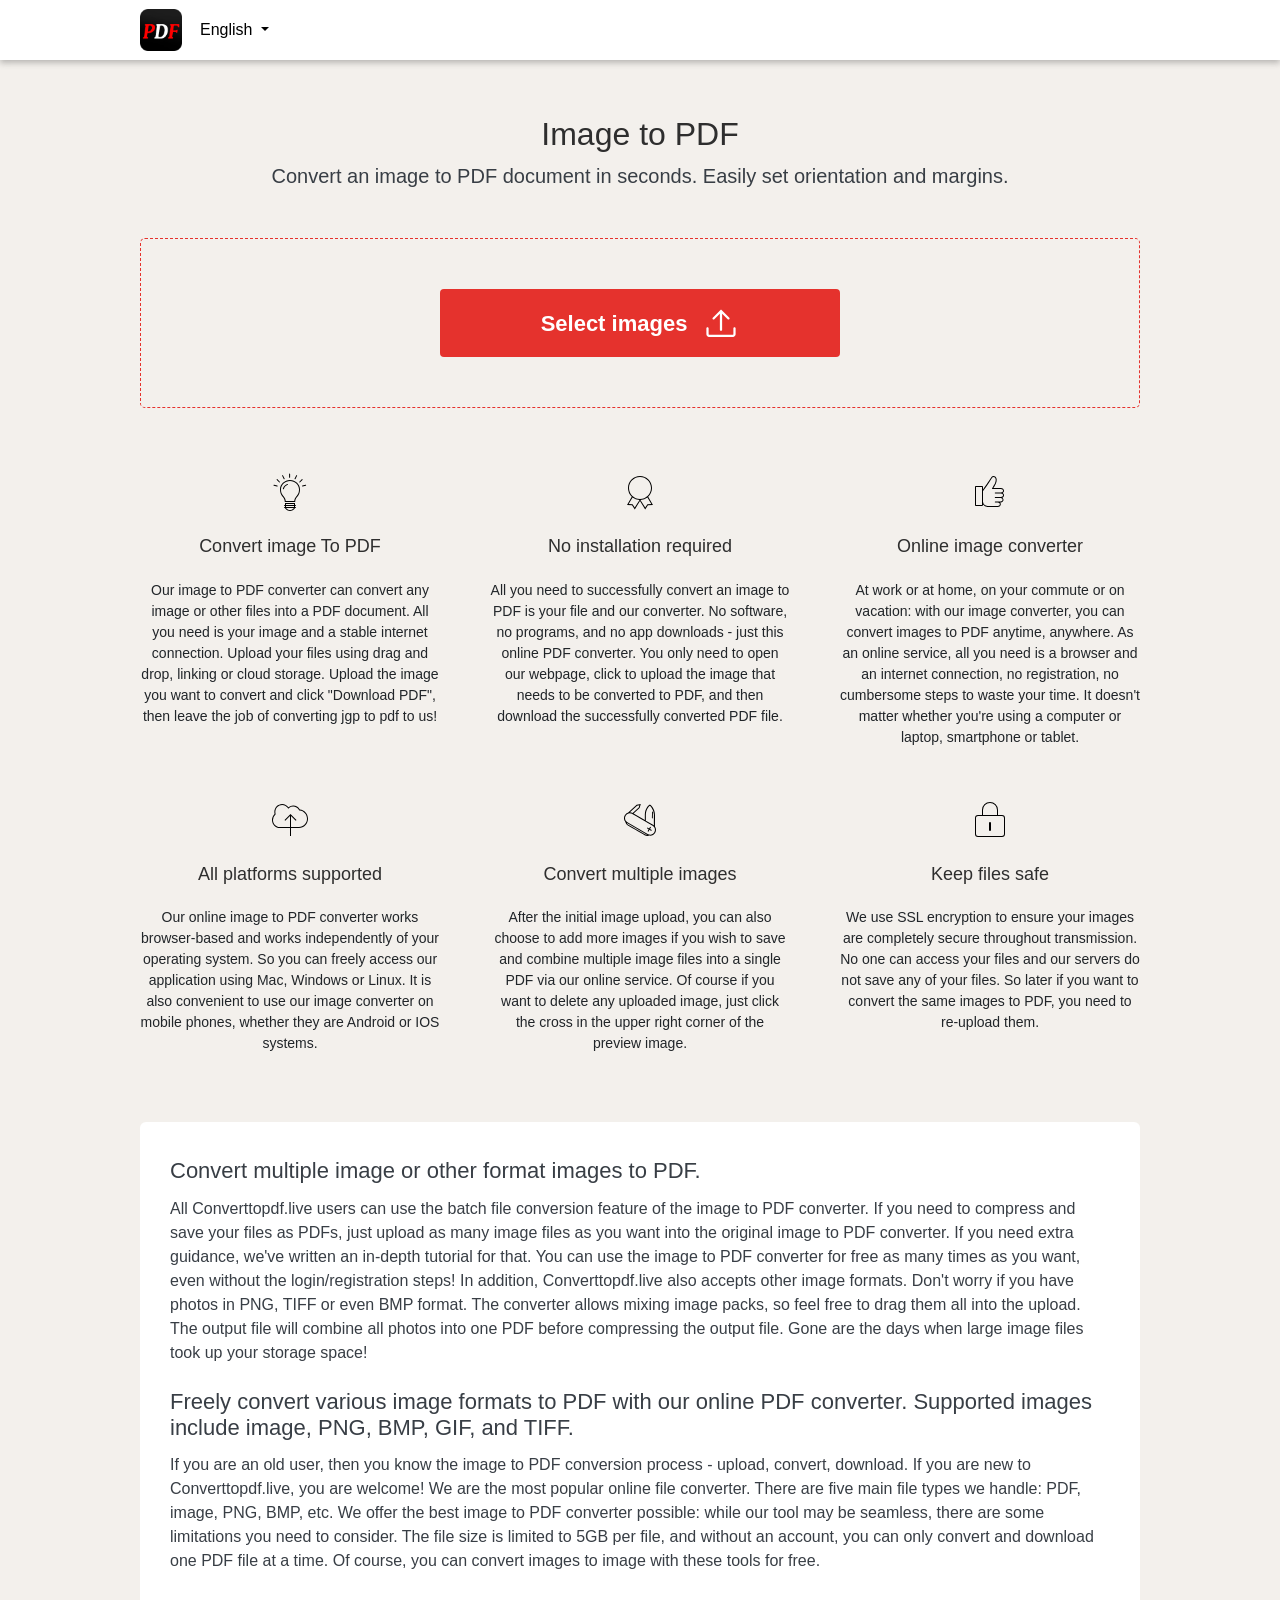
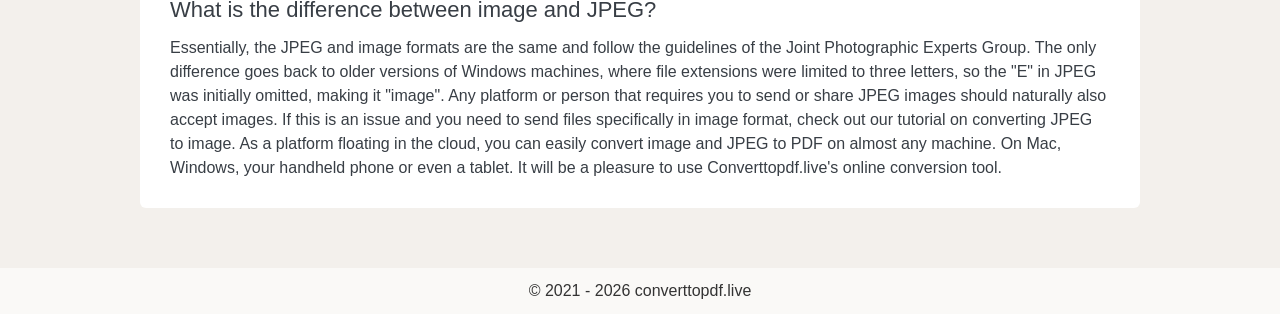
<file: index.html>
<!DOCTYPE html>
<html lang="en">
  <head>
<meta charset="utf-8"/>
<title>Image to PDF – Convert images to PDFs online for free</title>
<meta name="description" content="This is a free online image to PDF converter. You can combine multiple images into one PDF document, just try it!"/>
<meta name="viewport" content="width=device-width,initial-scale=1,minimum-scale=1,maximum-scale=1,user-scalable=no,viewport-fit=cover"/>
<meta name="ahrefs-site-verification" content="c4bbc5b5e23adcefb7e2351c4c4fc63cf73cf495fca19378f36aaf2b5a5d8e1d">
<meta http-equiv="X-UA-Compatible" content="IE=edge"/>
<meta name="robots" content="index, follow">
<meta itemprop="name" content="Converttopdf.live"/>
<meta itemprop="description" content="This is a free online image to PDF converter. You can combine multiple images into one PDF document, just try it!"/>
<meta itemprop="image" content="assets/images/logo.png"/>
<meta property="og:type" content="website"/>
<meta property="og:title" content="Image to PDF – Convert images to PDFs online for free"/>
<meta property="og:description" content="This is a free online image to PDF converter. You can combine multiple images into one PDF document, just try it!"/>
<meta property="og:image" content="assets/images/logo.png"/>
<meta name="google-adsense-account" content="ca-pub-6690427084932601">
<link rel="icon" type="image/x-icon" href="assets/images/favicon.ico"/>
<link rel="stylesheet" href="assets/css/bootstrap.min.css"/>
<link rel="stylesheet" href="assets/css/style.css?v=202208092248"/>    <script type="application/ld+json">
      {
        "@context": "https://schema.org",
        "@type": "Organization",
        "name": "Convert to pdf",
        "url": "https://www.converttopdf.live/",
        "logo": "https://www.converttopdf.live/assets/images/logo.png"
      }
    </script>
  </head>

  <body>
    <div class="pdfconv-container">
      <div class="pdfconv-header">
  <div class="pdfconv-header-content">
    <div class="pdfconv-header-left">
      <a class="pdfconv-header-logo" href="/">
        <img src="assets/images/logo.png"/>
      </a>
      <div class="dropdown">
        <button class="btn btn-primary dropdown-toggle pdfconv-header-btn" type="button" id="pdfconv-dropdown-menu" data-bs-toggle="dropdown" aria-expanded="false">
          English
        </button>
        <!-- <ul class="dropdown-menu pdfconv-header-menu" aria-labelledby="pdfconv-dropdown-menu">
                     <li>
            <a class="dropdown-item" href="/af/">Afrikaans</a>
          </li>
                      <li>
            <a class="dropdown-item" href="/ar/">عربي</a>
          </li>
                      <li>
            <a class="dropdown-item" href="/bg/">български</a>
          </li>
                      <li>
            <a class="dropdown-item" href="/bn/">বাংলা</a>
          </li>
                      <li>
            <a class="dropdown-item" href="/cs/">čeština</a>
          </li>
                      <li>
            <a class="dropdown-item" href="/da/">dansk</a>
          </li>
                      <li>
            <a class="dropdown-item" href="/de/">Deutsch</a>
          </li>
                      <li>
            <a class="dropdown-item" href="/el/">Ελληνικά</a>
          </li>
                      <li><a class="dropdown-item" href="/">English</a></li>
                      <li>
            <a class="dropdown-item" href="/es/">español</a>
          </li>
                      <li>
            <a class="dropdown-item" href="/et/">eesti keel</a>
          </li>
                      <li>
            <a class="dropdown-item" href="/fa/">فارسی</a>
          </li>
                      <li>
            <a class="dropdown-item" href="/fi/">Suomalainen</a>
          </li>
                      <li>
            <a class="dropdown-item" href="/fr/">français</a>
          </li>
                      <li>
            <a class="dropdown-item" href="/gu/">ગુજરાતી</a>
          </li>
                      <li>
            <a class="dropdown-item" href="/he/">עִברִית</a>
          </li>
                      <li>
            <a class="dropdown-item" href="/hi/">हिन्दी</a>
          </li>
                      <li>
            <a class="dropdown-item" href="/hr/">Hrvatski</a>
          </li>
                      <li>
            <a class="dropdown-item" href="/hu/">Magyar</a>
          </li>
                      <li>
            <a class="dropdown-item" href="/id/">bahasa Indonesia</a>
          </li>
                      <li>
            <a class="dropdown-item" href="/it/">italiano</a>
          </li>
                      <li>
            <a class="dropdown-item" href="/ja/">日本</a>
          </li>
                      <li>
            <a class="dropdown-item" href="/kn/">ಕನ್ನಡ</a>
          </li>
                      <li>
            <a class="dropdown-item" href="/ko/">한국어</a>
          </li>
                      <li>
            <a class="dropdown-item" href="/lt/">lietuvių</a>
          </li>
                      <li>
            <a class="dropdown-item" href="/lv/">latviski</a>
          </li>
                      <li>
            <a class="dropdown-item" href="/mk/">Српски</a>
          </li>
                      <li>
            <a class="dropdown-item" href="/ml/">മലയാളം</a>
          </li>
                      <li>
            <a class="dropdown-item" href="/mr/">मराठी</a>
          </li>
                      <li>
            <a class="dropdown-item" href="/ne/">नेपाली</a>
          </li>
                      <li>
            <a class="dropdown-item" href="/nl/">Nederlands</a>
          </li>
                      <li>
            <a class="dropdown-item" href="/no/">norsk</a>
          </li>
                      <li>
            <a class="dropdown-item" href="/pa/">ਪੰਜਾਬੀ</a>
          </li>
                      <li>
            <a class="dropdown-item" href="/pl/">Polski</a>
          </li>
                      <li>
            <a class="dropdown-item" href="/pt/">português</a>
          </li>
                      <li>
            <a class="dropdown-item" href="/ro/">Română</a>
          </li>
                      <li>
            <a class="dropdown-item" href="/ru/">русский</a>
          </li>
                      <li>
            <a class="dropdown-item" href="/sk/">slovenský</a>
          </li>
                      <li>
            <a class="dropdown-item" href="/sl/">Slovenščina</a>
          </li>
                      <li>
            <a class="dropdown-item" href="/so/">Soomaali</a>
          </li>
                      <li>
            <a class="dropdown-item" href="/sq/">shqiptare</a>
          </li>
                      <li>
            <a class="dropdown-item" href="/sv/">svenska</a>
          </li>
                      <li>
            <a class="dropdown-item" href="/sw/">kiswahili</a>
          </li>
                      <li>
            <a class="dropdown-item" href="/ta/">தமிழ்</a>
          </li>
                      <li>
            <a class="dropdown-item" href="/te/">తెలుగు</a>
          </li>
                      <li>
            <a class="dropdown-item" href="/th/">ไทย</a>
          </li>
                      <li>
            <a class="dropdown-item" href="/tl/">Filipino</a>
          </li>
                      <li>
            <a class="dropdown-item" href="/tr/">Türk</a>
          </li>
                      <li>
            <a class="dropdown-item" href="/uk/">український</a>
          </li>
                      <li>
            <a class="dropdown-item" href="/ur/">اردو</a>
          </li>
                      <li>
            <a class="dropdown-item" href="/vi/">Tiếng Việt</a>
          </li>
                      <li>
            <a class="dropdown-item" href="/zh-cn/">简体中文</a>
          </li>
                      <li>
            <a class="dropdown-item" href="/zh-tw/">繁体中文</a>
          </li>
                   </ul> -->
      </div>
    </div>
    <!-- <div class="sharethis-inline-share-buttons"></div> -->
  </div>
</div>      <div class="pdfconv-content">
        <h1>Image to PDF</h1>
        <h2>Convert an image to PDF document in seconds. Easily set orientation and margins.</h2>
        <div class="pdfconv-imgs">
          <div class="pdfconv-upbtn">
            <span>Select images</span><img src="assets/images/icon-upload.svg"/>
          </div>
          <div id="img-list" class="pdfconv-img-list"></div>
        </div>
        <div class="pdfconv-block-list">
          <div class="pdfconv-block-item">
            <img src="assets/images/icon-item-1.svg"/>
            <h2>Convert image To PDF</h2>
            <p>Our image to PDF converter can convert any image or other files into a PDF document. All you need is your image and a stable internet connection. Upload your files using drag and drop, linking or cloud storage. Upload the image you want to convert and click "Download PDF", then leave the job of converting jgp to pdf to us!</p>
          </div>
          <div class="pdfconv-block-item">
            <img src="assets/images/icon-item-2.svg"/>
            <h2>No installation required</h2>
            <p>All you need to successfully convert an image to PDF is your file and our converter. No software, no programs, and no app downloads - just this online PDF converter. You only need to open our webpage, click to upload the image that needs to be converted to PDF, and then download the successfully converted PDF file.</p>
          </div>
          <div class="pdfconv-block-item">
            <img src="assets/images/icon-item-3.svg"/>
            <h2>Online image converter</h2>
            <p>At work or at home, on your commute or on vacation: with our image converter, you can convert images to PDF anytime, anywhere. As an online service, all you need is a browser and an internet connection, no registration, no cumbersome steps to waste your time. It doesn't matter whether you're using a computer or laptop, smartphone or tablet.</p>
          </div>
          <div class="pdfconv-block-item">
            <img src="assets/images/icon-item-6.svg"/>
            <h2>All platforms supported</h2>
            <p>Our online image to PDF converter works browser-based and works independently of your operating system. So you can freely access our application using Mac, Windows or Linux. It is also convenient to use our image converter on mobile phones, whether they are Android or IOS systems.</p>
          </div>
          <div class="pdfconv-block-item">
            <img src="assets/images/icon-item-5.svg"/>
            <h2>Convert multiple images</h2>
            <p>After the initial image upload, you can also choose to add more images if you wish to save and combine multiple image files into a single PDF via our online service. Of course if you want to delete any uploaded image, just click the cross in the upper right corner of the preview image.</p>
          </div>
          <div class="pdfconv-block-item">
            <img src="assets/images/icon-item-4.svg"/>
            <h2>Keep files safe</h2>
            <p>We use SSL encryption to ensure your images are completely secure throughout transmission. No one can access your files and our servers do not save any of your files. So later if you want to convert the same images to PDF, you need to re-upload them.</p>
          </div>
        </div>
        <div class="pdfconv-article-content"><h2>Convert multiple image or other format images to PDF.</h2>
    <p>All Converttopdf.live users can use the batch file conversion feature of the image to PDF converter. If you need to compress and save your files as PDFs, just upload as many image files as you want into the original image to PDF converter. If you need extra guidance, we've written an in-depth tutorial for that. You can use the image to PDF converter for free as many times as you want, even without the login/registration steps! In addition, Converttopdf.live also accepts other image formats. Don't worry if you have photos in PNG, TIFF or even BMP format. The converter allows mixing image packs, so feel free to drag them all into the upload. The output file will combine all photos into one PDF before compressing the output file. Gone are the days when large image files took up your storage space!</p>
    <h2>Freely convert various image formats to PDF with our online PDF converter. Supported images include image, PNG, BMP, GIF, and TIFF.</h2>
    <p>If you are an old user, then you know the image to PDF conversion process - upload, convert, download. If you are new to Converttopdf.live, you are welcome! We are the most popular online file converter. There are five main file types we handle: PDF, image, PNG, BMP, etc. We offer the best image to PDF converter possible: while our tool may be seamless, there are some limitations you need to consider. The file size is limited to 5GB per file, and without an account, you can only convert and download one PDF file at a time. Of course, you can convert images to image with these tools for free.</p>
    <h2>What is the difference between image and JPEG?</h2>
    <p>Essentially, the JPEG and image formats are the same and follow the guidelines of the Joint Photographic Experts Group. The only difference goes back to older versions of Windows machines, where file extensions were limited to three letters, so the "E" in JPEG was initially omitted, making it "image". Any platform or person that requires you to send or share JPEG images should naturally also accept images. If this is an issue and you need to send files specifically in image format, check out our tutorial on converting JPEG to image. As a platform floating in the cloud, you can easily convert image and JPEG to PDF on almost any machine. On Mac, Windows, your handheld phone or even a tablet. It will be a pleasure to use Converttopdf.live's online conversion tool.</p></div>
        <!-- <div class="pdfconv-langs-container">
  <p class="pdfconv-langs-title">Other Tools</p>
  <ul class="pdfconv-langs-list">
    <li class="pdfconv-langs-item">
      <div class="pdfconv-langs-icon">
        <img src="assets/images/icon-link.svg" />
      </div>
      <a href="https://www.calc-tools.com/" target="_blank"></a>
    </li>
  </ul>
</div> -->
        <!-- <div class="pdfconv-langs-container">
          <p class="pdfconv-langs-title">Other Tools</p>
          <ul class="pdfconv-langs-list">
            <li class="pdfconv-langs-item">
              <div class="pdfconv-langs-icon">
                <img src="assets/images/icon-link.svg"/>
              </div>
              <a href="/png-to-pdf">PNG to PDF</a>
            </li>
          </ul>
        </div> -->
      </div>
      <div class="pdfconv-bottom" style="display: none">
        <div class="pdfconv-actions">
          <div class="pdfconv-bolt"></div>
          <div class="pdfconv-bort">
            <input type="file" onchange="loadFile(event)" name="" accept=".png, .image, .jpeg" id="input-files" style="display: none"/>
            <div class="pdfconv-upload">Add Image</div>
            <button class="pdfconv-down" onclick="pdfDown()">
              Download PDF
            </button>
          </div>
        </div>
      </div>
      <script src="assets/js/jspdf.min.js"></script>
      <div class="pdfconv-footer">
  <!-- <ul class="pdfconv-footer-links">
    <li class="pdfconv-footer-links__item">
      <a href="/about-us">about us</a>
    </li>
    <li class="pdfconv-footer-links__item">
      <a href="/contact-us">contact us</a>
    </li>
    <li class="pdfconv-footer-links__item">
      <a href="/privacy-policy">privacy policy</a>
    </li>
    <li class="pdfconv-footer-links__item">
      <a href="/terms-of-service">terms of service</a>
    </li>
    <li class="pdfconv-footer-links__item">
      <a href="/sitemap.xml">sitemap</a>
    </li>
  </ul> -->
  <p class="pdfconv-footer-copy">
    &copy; 2021 - 2026 <a href="/">converttopdf.live</a>
  </p>
</div>
<script src="assets/js/jquery.min.js"></script>
<script src="assets/js/bootstrap.bundle.min.js"></script>
<script src="assets/js/dayjs.min.js"></script>
<script src="assets/js/common.js?v=202208092248"></script>
</div>
  </body>
</html>
</file>
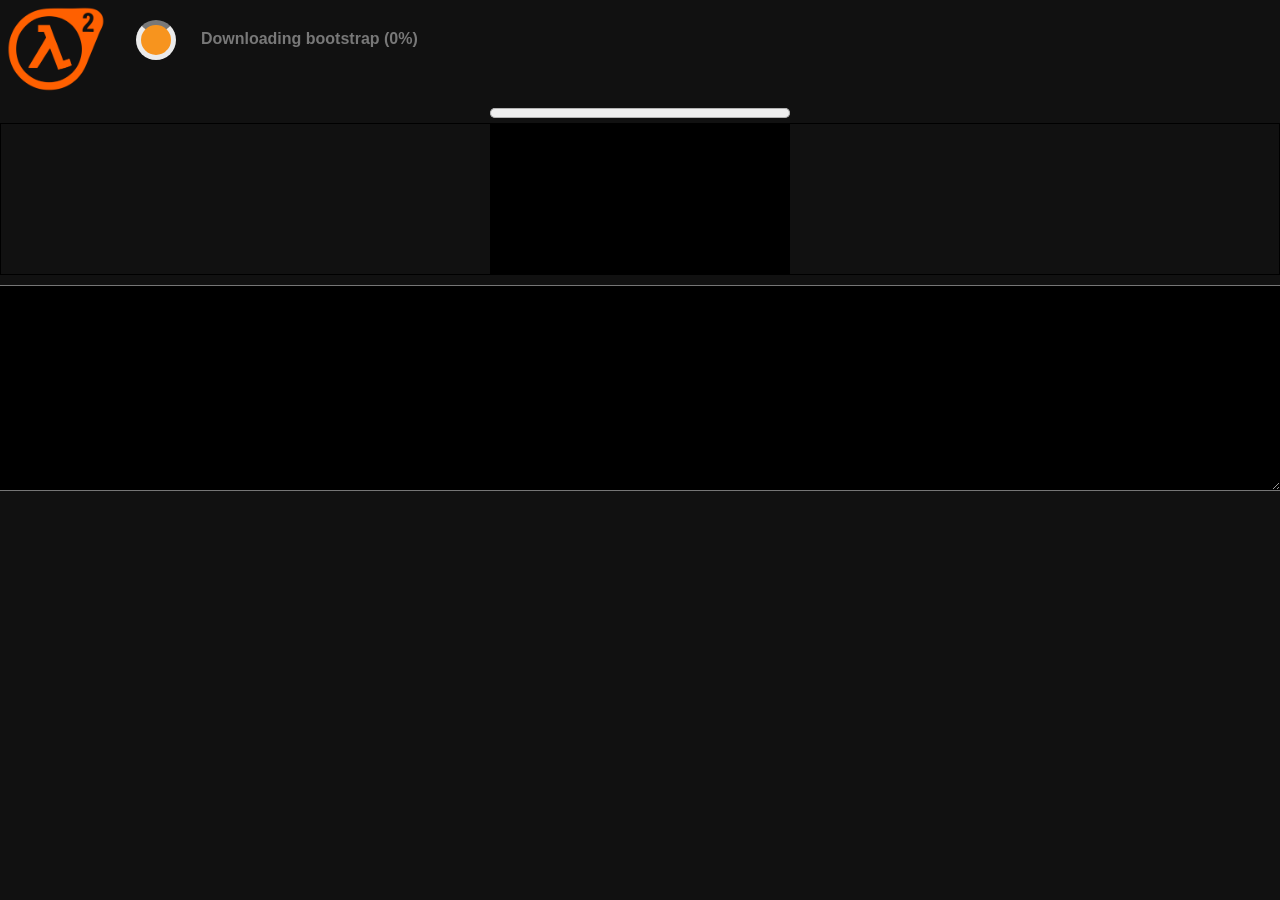
<file: hl2/index.html>
<!doctype html>
<html lang="en-us">
	<head>

		<meta charset="utf-8" />
		<meta http-equiv="Content-Type" content="text/html; charset=utf-8" />
		<title>Half-Life 2</title>

		<style>
			body {
				font-family: arial;
				margin: 0;
				padding: none;
				background: #111;
				color: #fff;
			}

			/* FIX: remove link underline / purple line */
			a {
				text-decoration: none;
				border: none;
				-webkit-tap-highlight-color: transparent;
			}

			a:visited {
				color: inherit;
			}

			a img {
				border: none;
				display: block;
			}

			.emscripten {
				padding-right: 0;
				margin-left: auto;
				margin-right: auto;
				display: block;
			}

			div.emscripten {
				text-align: center;
			}

			div.emscripten_border {
				border: 1px solid black;
			}

			canvas.emscripten {
				border: 0px none;
				background-color: black;
			}

			#emscripten_logo {
				display: inline-block;
				margin: 0;
				padding: 6px;
				width: 100px;
			}

			/* orange spinner restored */
			.spinner {
				height: 30px;
				width: 30px;
				margin: 0;
				margin-top: 20px;
				margin-left: 20px;
				display: inline-block;
				vertical-align: top;

				animation: rotation 0.8s linear infinite;

				border-left: 5px solid rgb(235, 235, 235);
				border-right: 5px solid rgb(235, 235, 235);
				border-bottom: 5px solid rgb(235, 235, 235);
				border-top: 5px solid rgb(120, 120, 120);

				border-radius: 100%;
				background-color: #F7941E;
			}

			@keyframes rotation {
				from { transform: rotate(0deg); }
				to { transform: rotate(360deg); }
			}

			#status {
				display: inline-block;
				vertical-align: top;
				margin-top: 30px;
				margin-left: 20px;
				font-weight: bold;
				color: rgb(120, 120, 120);
			}

			#progress {
				height: 20px;
				width: 300px;
			}

			#output {
				width: 100%;
				height: 200px;
				margin: 0 auto;
				margin-top: 10px;
				border-left: 0px;
				border-right: 0px;
				padding-left: 0px;
				padding-right: 0px;
				display: block;
				background-color: black;
				color: white;
				font-family: "Lucida Console", Monaco, monospace;
				outline: none;
			}
		</style>
	</head>

	<body>
		<a href="../" target="_top" id="logoLink">
			<img id="emscripten_logo" src="assets/hl2.png" />
		</a>

		<div class="spinner" id="spinner"></div>
		<div class="emscripten" id="status">Downloading...</div>

		<div class="emscripten">
			<progress value="0" max="100" id="progress" hidden="1"></progress>
		</div>

		<div class="emscripten_border">
			<canvas
				class="emscripten"
				id="canvas"
				oncontextmenu="event.preventDefault()"
				tabindex="-1"
			></canvas>
		</div>

		<textarea id="output" rows="8"></textarea>

		<script type="text/javascript">
			var statusElement = document.getElementById("status");
			var progressElement = document.getElementById("progress");
			var spinnerElement = document.getElementById("spinner");
			var canvasElement = document.getElementById("canvas");
			var outputElement = document.getElementById("output");

			if (outputElement) outputElement.value = "";

			canvasElement.addEventListener("webglcontextlost", (e) => {
				alert("WebGL context lost. You will need to reload the page.");
				e.preventDefault();
			}, false);

			canvasElement.widthNative = screen.availWidth;
			canvasElement.heightNative = screen.availHeight;

			var Module = {
				print(...args) {
					console.log(...args);
					if (outputElement) {
						var text = args.join(" ");
						outputElement.value += text + "\n";
						outputElement.scrollTop = outputElement.scrollHeight;
					}
				},

				canvas: canvasElement,

				setStatus(text) {
					Module.setStatus.last ??= { time: Date.now(), text: "" };
					if (text === Module.setStatus.last.text) return;

					var m = text.match(/([^(]+)\((\d+(\.\d+)?)\/(\d+)\)/);
					var now = Date.now();

					if (m && now - Module.setStatus.last.time < 30) return;

					Module.setStatus.last.time = now;
					Module.setStatus.last.text = text;

					if (m) {
						text = m[1];
						progressElement.value = parseInt(m[2]) * 100;
						progressElement.max = parseInt(m[4]) * 100;
						progressElement.hidden = false;
						spinnerElement.hidden = false;
					} else {
						progressElement.hidden = true;
						if (!text) spinnerElement.style.display = "none";
					}

					statusElement.innerHTML = text;
				},

				totalDependencies: 0,

				monitorRunDependencies(left) {
					this.totalDependencies = Math.max(this.totalDependencies, left);
					Module.setStatus(
						left
							? "Preparing... (" +
								(this.totalDependencies - left) +
								"/" +
								this.totalDependencies +
								")"
							: "All downloads complete."
					);
				}
			};

			Module.setStatus("Downloading...");

			window.onerror = (event) => {
				Module.setStatus("Exception thrown, see JavaScript console");
				spinnerElement.style.display = "none";
				Module.setStatus = (text) => {
					if (text) console.error("[post-exception status] " + text);
				};
			};
		</script>

		<script async type="text/javascript" src="hl2_launcher.js"></script>
	</body>
</html>
</file>
<file: assets/css/style.css>
html {
  font-size: 16px;
}

body,
p,
td,
div,
span,
input,
th,
li,
textarea {
  font-family: Roboto, sans-serif, arial, helvetica, sans-serif;
  /* font-size: 16px; */
  /* color: #000; */
}

body {
  background: #fff;
  margin: 0px;
  padding: 0px;
  border: 0;
  /* text-align: center; */
}

ul,
li {
  list-style: none;
  padding: 0;
  margin: 0;
}

p {
  margin: 5px 0 8px 0;
}

img {
  border: 0px;
}

h1 {
  color: #2e2e2e;
  font-size: 24px;
  font-weight: normal;
  /* padding: 0 28px; */
  margin: 12px 0;
  line-height: 28px;
}

h2 {
  font-size: 22px;
  color: #2e2e2e;
  padding: 0;
  margin-bottom: 2px;
  font-weight: normal;
}

h3 {
  font-size: 19px;
  font-weight: bold;
}

hr {
  border: 0;
  color: #aaa;
  background-color: #aaa;
  height: 1px;
}

a {
  color: #069;
  text-decoration: underline;
}

a:hover {
  text-decoration: none;
}

select {
  border: 1px solid #044284;
  border-radius: 2px;
  box-shadow: 1px 1px 2px #666;
  font-size: 16px;
  padding: 4px;
  color: #000;
  box-sizing: border-box;
}

option {
  font-size: 16px;
}

input {
  padding: 5px 8px;
  color: #000;
  box-sizing: border-box;
}

input::-webkit-outer-spin-button,
input::-webkit-inner-spin-button {
  -webkit-appearance: none;
}

input[type="number"] {
  -moz-appearance: textfield;
}

select:focus {
  border: 1px solid #993300;
  box-shadow: 1px 1px 2px #ba673d;
  font-size: 16px;
}

[type="button"],
[type="reset"],
[type="submit"],
button {
  -webkit-appearance: button;
}

button,
select {
  text-transform: none;
}
.nodisplay {
  display: none;
}

.flex-between {
  display: flex;
  justify-content: space-between;
  align-items: center;
}

.flex-left {
  display: flex;
  align-items: center;
}
.mid-text {
  text-align: center;
}
.one-line {
  white-space: nowrap;
  text-overflow: ellipsis;
  overflow: hidden;
  word-break: break-all;
}
.min-w50 {
  min-width: 50px;
}
.min-w80 {
  min-width: 82px;
}
.mbt80 {
  margin-bottom: 80px;
}
.btn-check:active + .btn-primary:focus,
.btn-check:checked + .btn-primary:focus,
.btn-primary.active:focus,
.btn-primary:active:focus,
.show > .btn-primary.dropdown-toggle:focus {
  box-shadow: none;
}
.dropdown-item:focus,
.dropdown-item:hover {
  color: #e5322d;
  background-color: #e9ecef;
}
/************************/
.pdfconv-content > h1 {
  margin: 16px 0;
  font-size: 32px;
  text-align: center;
}
.pdfconv-content {
  padding: 0;
  max-width: 1000px;
  margin: 60px auto 0;
}
.pdfconv-content > h2 {
  font-size: 20px;
  text-align: center;
  color: #383e45;
  font-weight: normal;
}
.pdfconv-article-content {
  padding: 12px 0px 20px;
  color: #666;
  margin: 60px auto 60px;
  max-width: 1000px;
  background: #fff;
  border-radius: 6px;
}

.pdfconv-article-over {
  max-height: 266px;
  overflow: hidden;
}

.pdfconv-article-content > h2 {
  color: #383e45;
  padding: 0 30px;
  margin-top: 24px;
}
.pdfconv-article-content > p {
  color: #383e45;
  padding: 0 30px;
  margin-top: 12px;
}

.pdfconv-article-title,
.pdfconv-article-text {
  max-width: 1000px;
  margin: 10px auto;
  text-align: left;
  font-size: 16px;
  line-height: 24px;
  padding: 0 28px;
}

.pdfconv-article-head {
  padding: 0 28px;
}

.pdfconv-article-title {
  margin: 8px auto 0;
  font-size: 18px;
  font-weight: bold;
}

.pdfconv-article-text {
  margin: 6px auto 10px;
  color: #333333;
}
.pdfconv-article-text > ul {
  /* padding-left: 20px; */
  margin-top: 6px;
  margin-bottom: 4px;
}
.pdfconv-article-text > ul > li {
  position: relative;
  padding-left: 12px;
}

.pdfconv-article-text > ul > li:before {
  content: "";
  width: 6px;
  height: 6px;
  position: absolute;
  background-color: #0d6efd;
  left: 0;
  top: 9px;
}

.pdfconv-article-content a {
  color: #00979d;
  text-decoration: none;
}

.pdfconv-article-content a:hover {
  text-decoration: underline;
}

.pdfconv-article-content.pdfconv-top {
  min-height: 500px;
  padding: 16px 20px;
}

/***********新的样式***********/
.pdfconv-container {
  min-width: 790px;
  overflow: hidden;
  margin: 0 auto;
  background-color: #f3f0ec;
}
.pdfconv-header {
  box-shadow: 0 3px 6px 0 rgba(50, 50, 50, 0.3);
  background: #ffffff;
  /* position: fixed;
  width: 100%;
  height: 60px;
  top: 0;
  z-index: 9; */
}
.pdfconv-upbtn {
  background-color: #e5322d;
  color: #fff;
  height: 68px;
  width: 400px;
  font-size: 22px;
  display: flex;
  align-items: center;
  justify-content: center;
  border-radius: 4px;
  margin: 0 auto;
  cursor: pointer;
}
.pdfconv-upbtn > span {
  font-weight: 600;
}
.pdfconv-upbtn > img {
  width: 36px;
  margin-left: 16px;
}
.pdfconv-upbtn:hover {
  background-color: #161616;
}

.pdfconv-header-content {
  max-width: 1000px;
  height: 60px;
  /* background: #f1f1f1; */
  margin: 0 auto;
  display: flex;
  justify-content: space-between;
  align-items: center;
}
.pdfconv-header-left {
  display: flex;
  align-items: center;
}
.pdfconv-header-menu {
  max-height: 500px;
  overflow-y: auto;
  border-radius: 0;
}
.pdfconv-header-btn {
  background: #ffffff !important;
  border: none;
  border-radius: 0;
  color: #000000 !important;
}
.pdfconv-header-btn:hover {
  /* opacity: 0.85; */
  background: #f1f1f1;
  color: #e5322d !important;
}
.pdfconv-header-btn:focus,
.pdfconv-header-btn:active {
  border: none;
  box-shadow: none;
}
.pdfconv-header-logo {
  /* margin-left: 20px; */
  margin-right: 6px;
}

.pdfconv-header-logo > img {
  width: 42px;
  height: 42px;
}

.pdfconv-footer {
  list-style: none;
  overflow: hidden;
  background: hsla(0, 0%, 100%, 0.6);
}

.pdfconv-footer-links {
  display: flex;
  justify-content: center;
  margin: 0 auto;
  padding: 0;
  margin-top: 12px;
  flex-wrap: wrap;
  max-width: 92%;
}

.pdfconv-footer-links__item {
  list-style: none;
  margin-right: 16px;
  line-height: 30px;
}

.pdfconv-footer-links__item > a {
  color: #333333;
  text-decoration: none;
}

.pdfconv-footer-links__item > a:hover {
  text-decoration: underline;
}

.pdfconv-footer-copy {
  color: #333333;
  margin: 0;
  line-height: 46px;
  text-align: center;
}

.pdfconv-footer-copy > a {
  color: #333333;
  text-decoration: none;
}

.pdfconv-footer-copy > a:hover {
  text-decoration: underline;
}

.pdfconv-langs-container {
  max-width: 1000px;
  margin: 30px auto 20px;
}

.pdfconv-langs-title {
  margin: 0;
}

.pdfconv-langs-list {
  display: flex;
  flex-wrap: wrap;
  margin-top: 12px;
}

.pdfconv-langs-item {
  margin-right: 20px;
  margin-bottom: 12px;
  display: flex;
  align-items: center;
  width: 200px;
  padding: 5px 3px;
  border-radius: 3px;
  cursor: pointer;
}
.pdfconv-langs-item:hover {
  background: #04ac80;
}
.pdfconv-langs-item:hover > a {
  color: #fff;
}
.pdfconv-langs-icon {
  margin-right: 10px;
  padding: 3px;
  background: #04ac80;
  border-radius: 3px;
}
.pdfconv-langs-icon > img {
  width: 24px;
}

.pdfconv-langs-item > a {
  color: #383e45;
  text-decoration: none;
  font-size: 14px;
}

.pdfconv-notfound-title {
  text-align: center !important;
  font-size: 24px !important;
  color: #00979d;
  line-height: 40px !important;
}

.pdfconv-notfound-desc {
  text-align: center !important;
}

.sharethis-inline-share-buttons {
  margin-right: 20px;
}
.pdfconv-block-list {
  display: flex;
  justify-content: space-between;
  flex-wrap: wrap;
  margin-top: 20px;
}
.pdfconv-block-item {
  width: calc(90% / 3);
  margin-top: 40px;
  display: flex;
  flex-direction: column;
  align-items: center;
}
.pdfconv-block-item > h2 {
  font-size: 18px;
  text-align: center;
  margin-top: 20px;
}
.pdfconv-block-item > p {
  font-size: 14px;
  text-align: center;
  margin-top: 20px;
}
.pdfconv-block-item > img {
}
/************* pdf ************/
.pdfconv-bottom {
  display: flex;
  position: fixed;
  bottom: 0;
  width: 100%;
  height: 80px;
  background: #fff;
  box-shadow: 0 -3px 6px 0 rgba(50, 50, 50, 0.15);
  justify-content: center;
}
.pdfconv-actions {
  width: 1000px;
  display: flex;
  align-items: center;
  justify-content: space-between;
}
.pdfconv-upload,
.pdfconv-down {
  position: relative;
  background-color: #e5322d;
  color: #fff;
  height: 50px;
  width: 160px;
  text-align: center;
  line-height: 50px;
  border-radius: 4px;
  border: none;
  outline: none;
  cursor: pointer;
}
.pdfconv-upload:hover,
.pdfconv-down:hover {
  background-color: #161616;
}
.pdfconv-down {
  margin-left: 20px;
}
.pdfconv-upload > input {
  position: absolute;
  left: 0;
  top: 0;
  width: 0;
  height: 0;
  opacity: 0;
  z-index: 1;
  cursor: pointer;
  padding: 0;
}
.pdfconv-imgitem {
  position: relative;
  width: 210px;
  height: 297px;
  display: flex;
  align-items: center;
  background: #fff;
  padding: 10px;
  margin-left: 16px;
  margin-bottom: 16px;
  transition: all 0.3s;
  border-radius: 3px;
}
.pdfconv-imgitem:hover {
  box-shadow: 0px 0px 3px 4px rgba(96, 96, 96, 0.05);
  transform: translateY(-6px);
}
.pdfconv-imgitem:nth-child(4n + 1) {
  margin-left: 0;
}
.pdfconv-imgitem > img {
  width: 100%;
}
.pdfconv-imgdelete {
  background: url(../images/icon-close.svg) center/contain no-repeat;
  position: absolute;
  height: 32px;
  width: 32px;
  top: 10px;
  right: 10px;
  cursor: pointer;
  display: none;
  transition: all 0.3s;
}
.pdfconv-imgdelete:hover {
  opacity: 0.85;
}
.pdfconv-imgitem:hover .pdfconv-imgdelete {
  display: block;
}
.pdfconv-bort {
  display: flex;
}
.pdfconv-imgs {
  margin-top: 50px;
  border: 1px dashed #e5322d;
  border-radius: 5px;
  padding: 50px 20px;
}
.pdfconv-img-list {
  display: flex;
  flex-wrap: wrap;
}

@media (max-width: 1040px) {
  .pdfconv-langs-container {
    padding: 0 40px;
  }
  .pdfconv-content {
    padding: 0 16px;
  }
  .pdfconv-article-content {
    padding: 6px 0px;
    margin-top: 32px;
  }
}

@media (max-width: 576px) {
  .pdfconv-upload:hover,
  .pdfconv-down:hover,
  .pdfconv-upbtn:hover {
    background-color: #e5322d;
  }
  .pdfconv-imgitem {
    margin-left: 0px;
  }
  .pdfconv-imgdelete {
    display: block;
  }
  .pdfconv-actions {
    width: 100%;
    justify-content: center;
  }
  .pdfconv-img-list {
    justify-content: center;
  }
  .pdfconv-langs-list {
    margin-top: 8px;
  }
  .pdfconv-article-content > h2 {
    font-size: 18px;
    padding: 0 16px;
    margin-top: 18px;
  }
  .pdfconv-article-content > p {
    font-size: 15px;
    padding: 0 16px;
    margin-top: 6px;
  }
  .pdfconv-block-item {
    width: 100%;
    margin-top: 20px;
  }
  .pdfconv-block-item > h2,
  .pdfconv-block-item > p {
    margin-top: 10px;
  }
  .pdfconv-imgs {
    margin-top: 30px;
  }
  .pdfconv-content {
    margin: 20px auto 0;
  }
  .pdfconv-upbtn {
    width: 100%;
    font-size: 18px;
  }
  .pdfconv-upbtn > img {
    width: 30px;
    margin-left: 12px;
  }
  .pdfconv-article-content {
    margin: 24px auto 24px;
  }
  .pdfconv-article-content.pdfconv-top {
    margin: 24px 16px;
  }

  .pdfconv-header-logo {
    margin-left: 12px;
  }

  .sharethis-inline-share-buttons {
    margin-right: 12px;
  }

  .pdfconv-langs-container {
    padding: 0;
  }

  .pdfconv-article-title,
  .pdfconv-article-text {
    padding: 0 16px;
  }
  .pdfconv-article-head {
    padding: 0 16px;
  }
  .pdfconv-content > h1 {
    margin: 8px 0;
    font-size: 24px;
  }
  .pdfconv-content > h2 {
    font-size: 16px;
  }
  .pdfconv-container {
    min-width: auto;
  }
  .pdfconv-my {
    margin-top: 18px;
  }
}

/*
     FILE ARCHIVED ON 19:32:17 Jul 16, 2025 AND RETRIEVED FROM THE
     INTERNET ARCHIVE ON 04:56:22 Feb 21, 2026.
     JAVASCRIPT APPENDED BY WAYBACK MACHINE, COPYRIGHT INTERNET ARCHIVE.

     ALL OTHER CONTENT MAY ALSO BE PROTECTED BY COPYRIGHT (17 U.S.C.
     SECTION 108(a)(3)).
*/
/*
playback timings (ms):
  captures_list: 0.624
  exclusion.robots: 0.052
  exclusion.robots.policy: 0.041
  esindex: 0.012
  cdx.remote: 7.226
  LoadShardBlock: 77.192 (3)
  PetaboxLoader3.datanode: 146.261 (5)
  load_resource: 85.456
  loaddict: 59.012
*/
</file>
